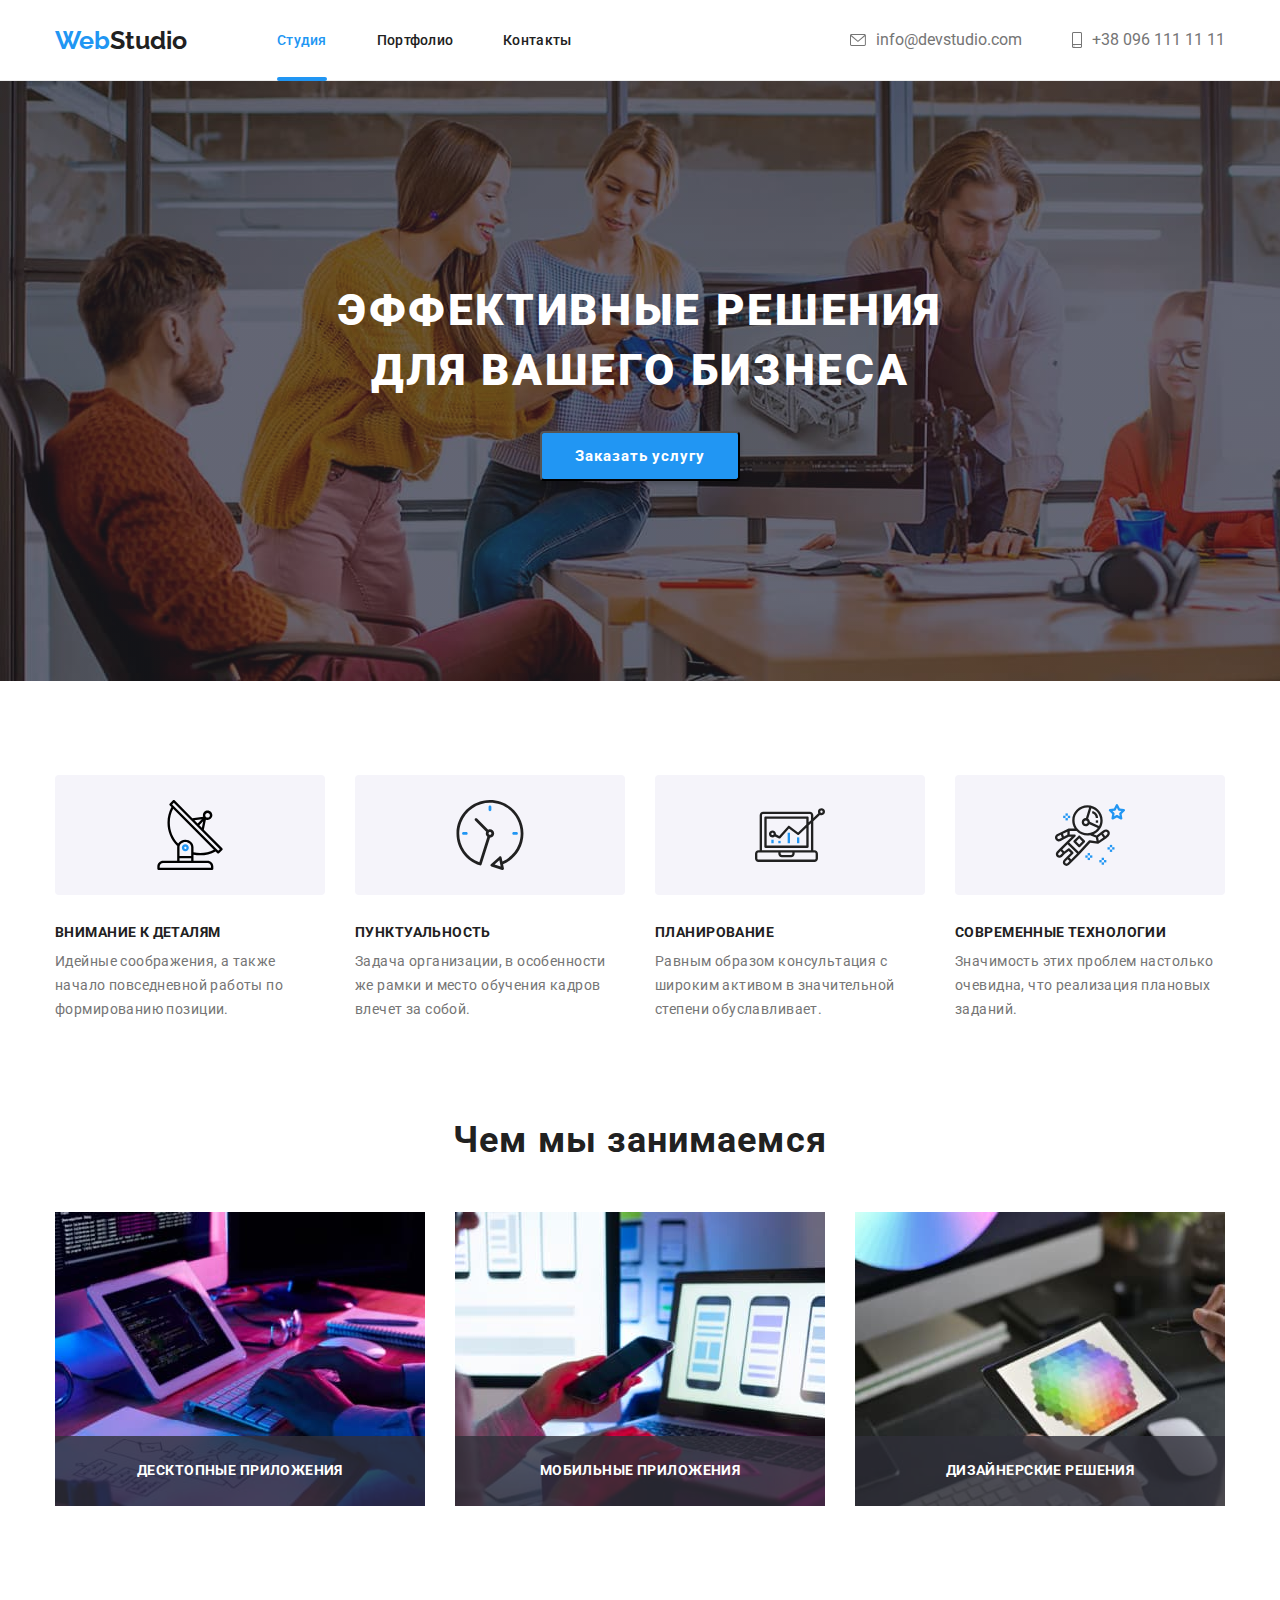
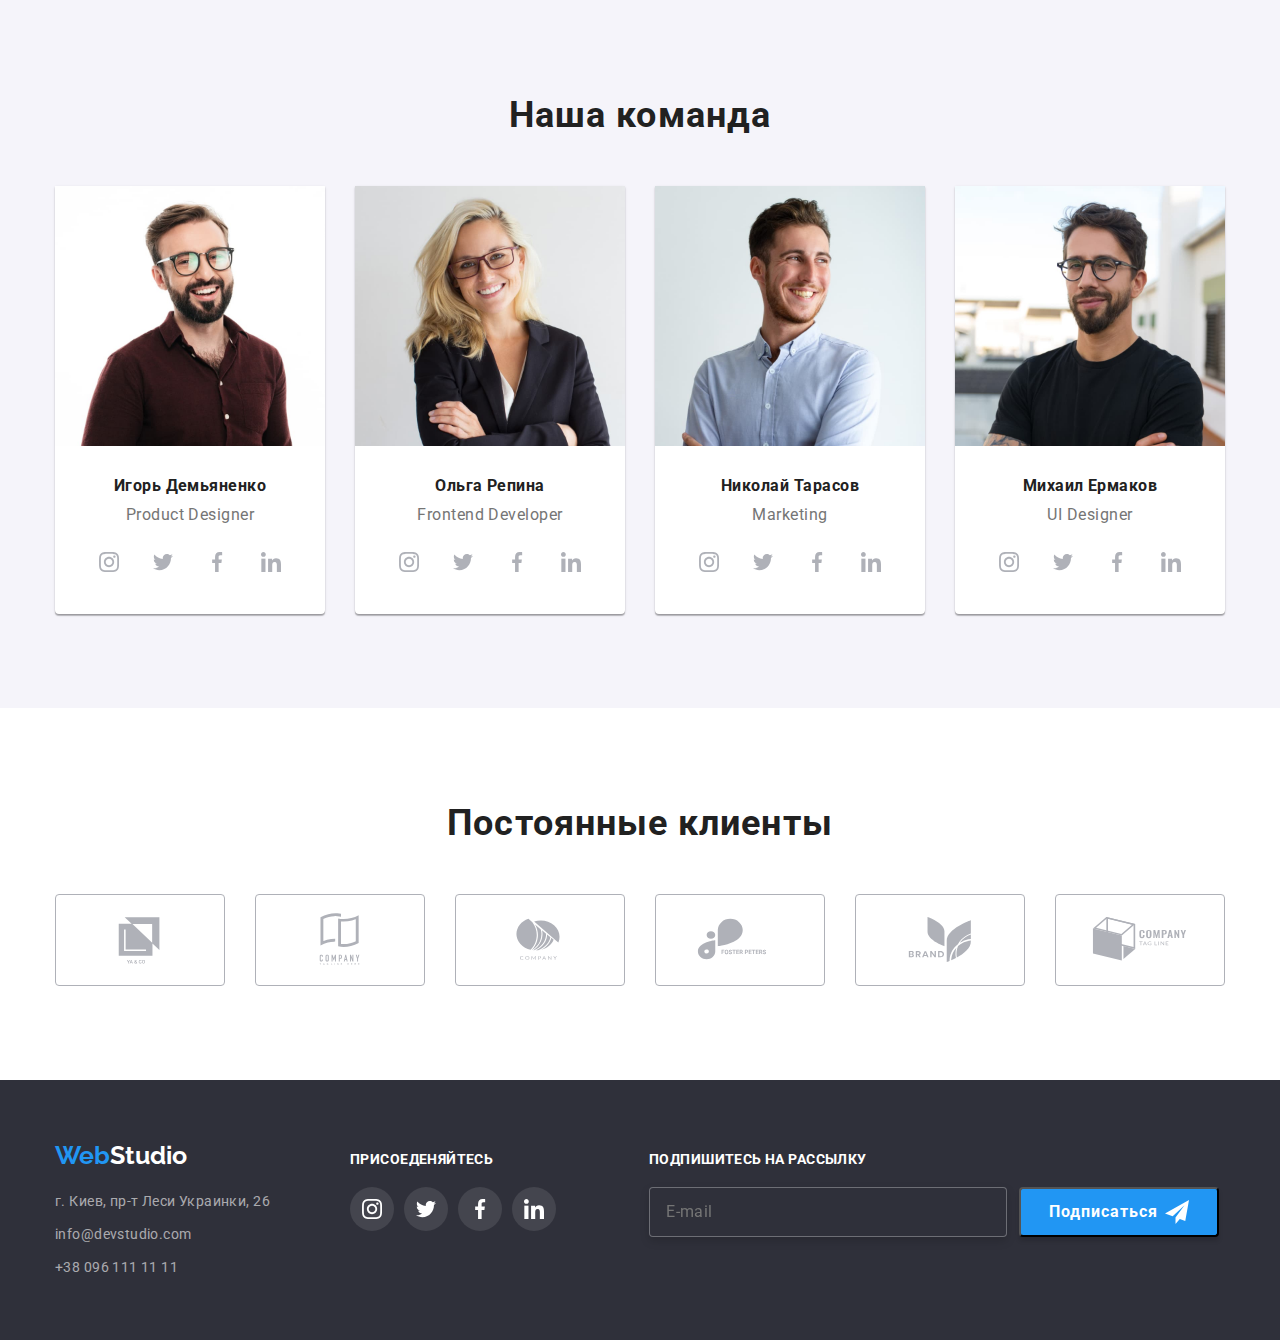
<file: index.html>
<!DOCTYPE html>
<html lang="ru">
  <head>
    <meta charset="UTF-8" />
    <meta http-equiv="X-UA-Compatible" content="IE=edge" />
    <meta name="viewport" content="width=device-width, initial-scale=1.0" />
    <title>Document</title>
    <link rel="stylesheet" href="./css/main.min.css" />
    <!-- <link rel="stylesheet" href="./CSS/styles.css" /> -->
    <link rel="preconnect" href="https://fonts.googleapis.com" />
    <link rel="preconnect" href="https://fonts.gstatic.com" crossorigin />
    <link
      href="https://fonts.googleapis.com/css2?family=Raleway:wght@700&family=Roboto:wght@400;500;700;900&display=swap"
      rel="stylesheet"
    />
  </head>

  <body>
    <!-- header -->
    <header class="header">
      <div class="header-box container">
        <!-- nav -->
        <nav class="header-nav">
          <a href="./index.html" class="header-nav__logo">Web<span class="header-nav__logo--studio">Studio</span></a>

          <ul class="header-nav__list">
            <li class="header-nav__item"><a class="header-nav__link header-nav__active link" href="">Студия</a></li>
            <li class="header-nav__item">
              <a class="header-nav__link link" href="./portfolio.html">Портфолио</a>
            </li>
            <li class="header-nav__item"><a class="header-nav__link link" href="">Контакты</a></li>
          </ul>
        </nav>
        <ul class="header-contact">
          <li class="header-contact__item">
            <a class="header-contact__link link" href="mailto:info@devstudio.com"
              ><svg class="header-contact__icon--mail" width="16" height="12">
                <use href="./images/svg/icons.svg#icon-envelope"></use>
              </svg>
              info@devstudio.com</a
            >
          </li>
          <li class="header-contact__item">
            <a class="header-contact__link link" href="tel:+380961111111">
              <svg class="header-contact__icon--phone" width="10" height="16">
                <use href="./images/svg/icons.svg#icon-smartphone"></use>
              </svg>
              +38 096 111 11 11
            </a>
          </li>
        </ul>
      </div>
    </header>
    <!-- main content -->
    <main>
      <!-- hero -->
      <section class="hero">
        <div class="container">
          <h1 class="hero-titel">Эффективные решения для вашего бизнеса</h1>
          <button type="button" class="hero-button button" data-open-modal>Заказать услугу</button>
        </div>
      </section>
      <!-- feature -->
      <section class="section">
        <div class="feature container">
          <h2 class="visually-hidden">Особенности</h2>
          <ul class="feature">
            <li class="feature-item">
              <div class="feature-img">
                <svg class="feature-img__icon" width="70" height="70">
                  <use href="./images/svg/icons.svg#icon-antenna-1"></use>
                </svg>
              </div>
              <h3 class="feature-title">Внимание к деталям</h3>
              <p class="feature-paragraph">
                Идейные соображения, а также начало повседневной работы по формированию позиции.
              </p>
            </li>
            <li class="feature-item">
              <div class="feature-img">
                <svg class="feature-img__icon" width="70" height="70">
                  <use href="./images/svg/icons.svg#icon-clock-1"></use>
                </svg>
              </div>
              <h3 class="feature-title">Пунктуальность</h3>
              <p class="feature-paragraph">
                Задача организации, в особенности же рамки и место обучения кадров влечет за собой.
              </p>
            </li>
            <li class="feature-item">
              <div class="feature-img">
                <svg class="feature-img__icon" width="70" height="70">
                  <use href="./images/svg/icons.svg#icon-diagram-1"></use>
                </svg>
              </div>
              <h3 class="feature-title">Планирование</h3>  
              <p class="feature-paragraph">
                Равным образом консультация с широким активом в значительной степени обуславливает.
              </p>
            </li>
            <li class="feature-item">
              <div class="feature-img">
                <svg class="feature-img__icon" width="70" height="70">
                  <use href="./images/svg/icons.svg#icon-astronaut-1"></use>
                </svg>
              </div>
              <h3 class="feature-title">Современные технологии</h3>
              <p class="feature-paragraph">
                Значимость этих проблем настолько очевидна, что реализация плановых заданий.
              </p>
            </li>
          </ul>
        </div>
      </section>
      <!-- what are we doing -->
      <section class="section no-padding">
        <div class="work container">
          <h2 class="work-title">Чем мы занимаемся</h2>
          <ul class="work-list">
            <li class="work-list__item">
              <div class="work-list__item--image">
                <img src="./images/img1.jpeg" width="370" alt="десктоп" />
                <div class="work-list__item--text"><p>Десктопные приложения</p></div>
              </div>
            </li>
            <li class="work-list__item">
              <div class="work-list__item--image">
                <img src="./images/img2.jpeg" width="370" alt="мобильный" />
                <div class="work-list__item--text"><p>Мобильные приложения</p></div>
              </div>
            </li>
            <li class="work-list__item">
              <div class="work-list__item--image">
                <img src="./images/img3.jpeg" width="370" alt="дизайн" />
                <div class="work-list__item--text"><p>Дизайнерские решения</p></div>
              </div>
            </li>
          </ul>
        </div>
      </section>
      <!-- team -->
      <section class="team section">
        <div class="container">
          <h2 class="team-title">Наша команда</h2>
          <ul class="team__list">
            <li class="team__list-item">
              <img src="./images/img4.jpeg" width="270" height="260" alt="Product Designer" />
              <h3 class="team__list-title">Игорь Демьяненко</h3>
              <p class="team__list-paragraph">Product Designer</p>
              <ul class="team-social">
                <li>
                  <a class="link team-social__icon" href="">
                    <svg width="20" height="20">
                      <use href="./images/svg/icons.svg#icon-instagram-2"></use>
                    </svg>
                  </a>
                </li>
                <li>
                  <a class="link team-social__icon" href="">
                    <svg width="20" height="20">
                      <use href="./images/svg/icons.svg#icon-twitter-1"></use>
                    </svg>
                  </a>
                </li>
                <li>
                  <a class="link team-social__icon" href="">
                    <svg width="20" height="20">
                      <use href="./images/svg/icons.svg#icon-facebook-1"></use>
                    </svg>
                  </a>
                </li>
                <li>
                  <a class="link team-social__icon" href="">
                    <svg width="20" height="20">
                      <use href="./images/svg/icons.svg#icon-linkedin-1"></use>
                    </svg>
                  </a>
                </li>
              </ul>
            </li>
            <li class="team__list-item">
              <img src="./images/img5.jpeg" width="270" height="260" alt="Frontend Developer" />
              <h3 class="team__list-title">Ольга Репина</h3>
              <p class="team__list-paragraph">Frontend Developer</p>
              <ul class="team-social">
                <li>
                  <a class="link team-social__icon" href="">
                    <svg width="20" height="20">
                      <use href="./images/svg/icons.svg#icon-instagram-2"></use>
                    </svg>
                  </a>
                </li>
                <li>
                  <a class="link team-social__icon" href="">
                    <svg width="20" height="20">
                      <use href="./images/svg/icons.svg#icon-twitter-1"></use>
                    </svg>
                  </a>
                </li>
                <li>
                  <a class="link team-social__icon" href="">
                    <svg width="20" height="20">
                      <use href="./images/svg/icons.svg#icon-facebook-1"></use>
                    </svg>
                  </a>
                </li>
                <li>
                  <a class="link team-social__icon" href="">
                    <svg width="20" height="20">
                      <use href="./images/svg/icons.svg#icon-linkedin-1"></use>
                    </svg>
                  </a>
                </li>
              </ul>
            </li>
            <li class="team__list-item">
              <img src="./images/img6.jpeg" width="270" height="260" alt="Marketing" />
              <h3 class="team__list-title">Николай Тарасов</h3>
              <p class="team__list-paragraph">Marketing</p>
              <ul class="team-social">
                <li>
                  <a class="team-social__icon link" href="">
                    <svg width="20" height="20">
                      <use href="./images/svg/icons.svg#icon-instagram-2"></use>
                    </svg>
                  </a>
                </li>
                <li>
                  <a class="team-social__icon link" href="">
                    <svg width="20" height="20">
                      <use href="./images/svg/icons.svg#icon-twitter-1"></use>
                    </svg>
                  </a>
                </li>
                <li >
                  <a class="team-social__icon link" href="">
                    <svg width="20" height="20">
                      <use href="./images/svg/icons.svg#icon-facebook-1"></use>
                    </svg>
                  </a>
                </li>
                <li>
                  <a class="team-social__icon link" href="">
                    <svg width="20" height="20">
                      <use href="./images/svg/icons.svg#icon-linkedin-1"></use>
                    </svg>
                  </a>
                </li>
              </ul>
            </li>
            <li class="team__list-item">
              <img src="./images/img7.jpeg" width="270" height="260" alt="UI Designer" />
              <h3 class="team__list-title">Михаил Ермаков</h3>
              <p class="team__list-paragraph">UI Designer</p>
              <ul class="team-social">
                <li>
                  <a class="link team-social__icon" href="">
                    <svg width="20" height="20">
                      <use href="./images/svg/icons.svg#icon-instagram-2"></use>
                    </svg>
                  </a>
                </li>
                <li>
                  <a class="link team-social__icon" href="">
                    <svg width="20" height="20">
                      <use href="./images/svg/icons.svg#icon-twitter-1"></use>
                    </svg>
                  </a>
                </li>
                <li>
                  <a class="link team-social__icon" href="">
                    <svg width="20" height="20">
                      <use href="./images/svg/icons.svg#icon-facebook-1"></use>
                    </svg>
                  </a>
                </li>
                <li>
                  <a class="link team-social__icon" href="">
                    <svg width="20" height="20">
                      <use href="./images/svg/icons.svg#icon-linkedin-1"></use>
                    </svg>
                  </a>
                </li>
              </ul>
            </li>
          </ul>
        </div>
      </section>
      <!-- clients -->
      <section class="clients section">
        <div class="clients-box container">
          <h2 class="clients-box__title">Постоянные клиенты</h2>
          <ul class="clients-list">
            <li>
              <a class="link clients-list__link" href="">
                <svg width="106" height="60">
                  <use href="./images/svg/icons.svg#icon-yaco"></use>
                </svg>
              </a>
            </li>
            <li>
              <a class="link clients-list__link" href="">
                <svg width="106" height="60">
                  <use href="./images/svg/icons.svg#icon-company"></use>
                </svg>
              </a>
            </li>
            <li>
              <a class="link clients-list__link" href="">
                <svg width="106" height="60">
                  <use href="./images/svg/icons.svg#icon-logo"></use>
                </svg>
              </a>
            </li>
            <li>
              <a class="link clients-list__link" href="">
                <svg width="106" height="60">
                  <use href="./images/svg/icons.svg#icon-foster"></use>
                </svg>
              </a>
            </li>
            <li>
              <a class="link clients-list__link" href="">
                <svg width="106" height="60">
                  <use href="./images/svg/icons.svg#icon-brand"></use>
                </svg>
              </a>
            </li>
            <li>
              <a class="link clients-list__link" href="">
                <svg width="106" height="60">
                  <use href="./images/svg/icons.svg#icon-tag-line"></use>
                </svg>
              </a>
            </li>
          </ul>
        </div>
      </section>
    </main>
    <!-- footer -->
    <footer class="footer">
      <section class="footer-address container">
        <div>
          <a href="./index.html" class="footer-address__logo">Web<span class="footer-address__logo--studio">Studio</span></a>
          <address>
            <ul>
              <li class="footer-address__item">
                <a class="footer-address__item--link" href="https://goo.gl/maps/UodMiLkkmao1nxag8">
                  г. Киев, пр-т Леси Украинки, 26
                </a>
              </li>
              <li class="footer-address__item">
                <a class="footer-address__item--link" href="mailto:info@devstudio.com">info@devstudio.com</a>
              </li>
              <li class="footer-address__item">
                <a class="footer-address__item--link" href="tel:+380961111111">+38 096 111 11 11</a>
              </li>
            </ul>
          </address>
        </div>
        <!-- footer social -->
        <div class="footer-social">
          <h2 class="social-title">Присоеденяйтесь</h2>
          <ul class="footer-social__list">
            <li>
              <a class="link footer-social__list--link" href="">
                <svg width="20" height="20">
                  <use href="./images/svg/icons.svg#icon-instagram-2"></use>
                </svg>
              </a>
            </li>
            <li>
              <a class="link footer-social__list--link" href="">
                <svg  width="20" height="20">
                  <use href="./images/svg/icons.svg#icon-twitter-1"></use>
                </svg>
              </a>
            </li>
            <li>
              <a class="link footer-social__list--link" href="">
                <svg  width="20" height="20">
                  <use href="./images/svg/icons.svg#icon-facebook-1"></use>
                </svg>
              </a>
            </li>
            <li>
              <a class="link footer-social__list--link" href="">
                <svg  width="20" height="20">
                  <use href="./images/svg/icons.svg#icon-linkedin-1"></use>
                </svg>
              </a>
            </li>
          </ul>
        </div>
        <!-- footer-form -->
        <div  class="footer-form">
          <h2 class="footer-form__title">Подпишитесь на рассылку</h2>
          <form  class="footer-form__list">
              <input class="footer-form__input" type="email" name="mail" placeholder="E-mail" />
            <button  class="footer-form__button button" type="submit">Подписаться 
              <svg class="icon-btn" width="24" height="24">
                <use href="./images/svg/icons.svg#icon-icon-send"></use>
              </svg>
            </button>
          </form>
        </div>
      </section>
    </footer>
    <!-- modal -->
      <div class="backdrop is-hidden " data-backdrop>
        <div class="modal">
          <button class="modal-button" data-close-modal>
            <svg class="modal-button__icon" width="18" height="18">
              <use href="./images/svg/icons.svg#icon-close-black"></use>
            </svg>
          </button>
          <form action="#" class="modal-form js-speaker-form">

            <p class="modal-form__title">Оставьте свои данные, мы вам перезвоним</p>

            <div class="modal-form__field">
                <label for="user-name" class="modal-form__field--label">Имя</label>
                <input class="modal-form__field--input" type="text"  id="user-name" name="user-name" required autofocus>
                <svg class="modal-form__field--icon" width="18" height="18">
                    <use href="./images/svg/icons.svg#icon-person-black"></use>
                </svg>
            </div>

            <div class="modal-form__field">
                <label for="user-tel" class="modal-form__field--label">Телефон</label>
                <input class="modal-form__field--input" type="tel"  id="user-tel" name="user-tel" required>
                <svg class="modal-form__field--icon" width="18" height="18">
                    <use href="./images/svg/icons.svg#icon-phone-black"></use>
                </svg>
            </div>

            <div class="modal-form__field">
                <label for="user-mail" class="modal-form__field--label">Почта</label>
                <input class="modal-form__field--input" type="email" name="user-mail" id="user-mail">
                <svg class="modal-form__field--icon" width="18" height="18">
                    <use href="./images/svg/icons.svg#icon-email-black"></use>
                </svg>
            </div>

            <div>
              <label for="comments" class="modal-form__field--label">Комментарий</label>
              <textarea name="comments" id="comments" placeholder="Введите текст" class="modal-textarea"></textarea>
            </div>

            <div class="modal-checkbox">
                <label class="modal-checkbox__label" for="checkbox">
                <input class="modal-checkbox__input visually-hidden" type="checkbox" name="checkbox" id="checkbox">
                <span class="modal-checkbox__icon"></span>
                <span  class="modal-checkbox__text">Соглашаюсь с рассылкой и принимаю</span>
                <a class="modal-checkbox__link" href="">Условия договора</a>
              </label>
            </div>

            <button type="submit" class="form-button button" >Отправить</button>

          </form>
        </div>
      </div>
    <script src="./js/modal.js"></script>
  </body>
</html>
</file>
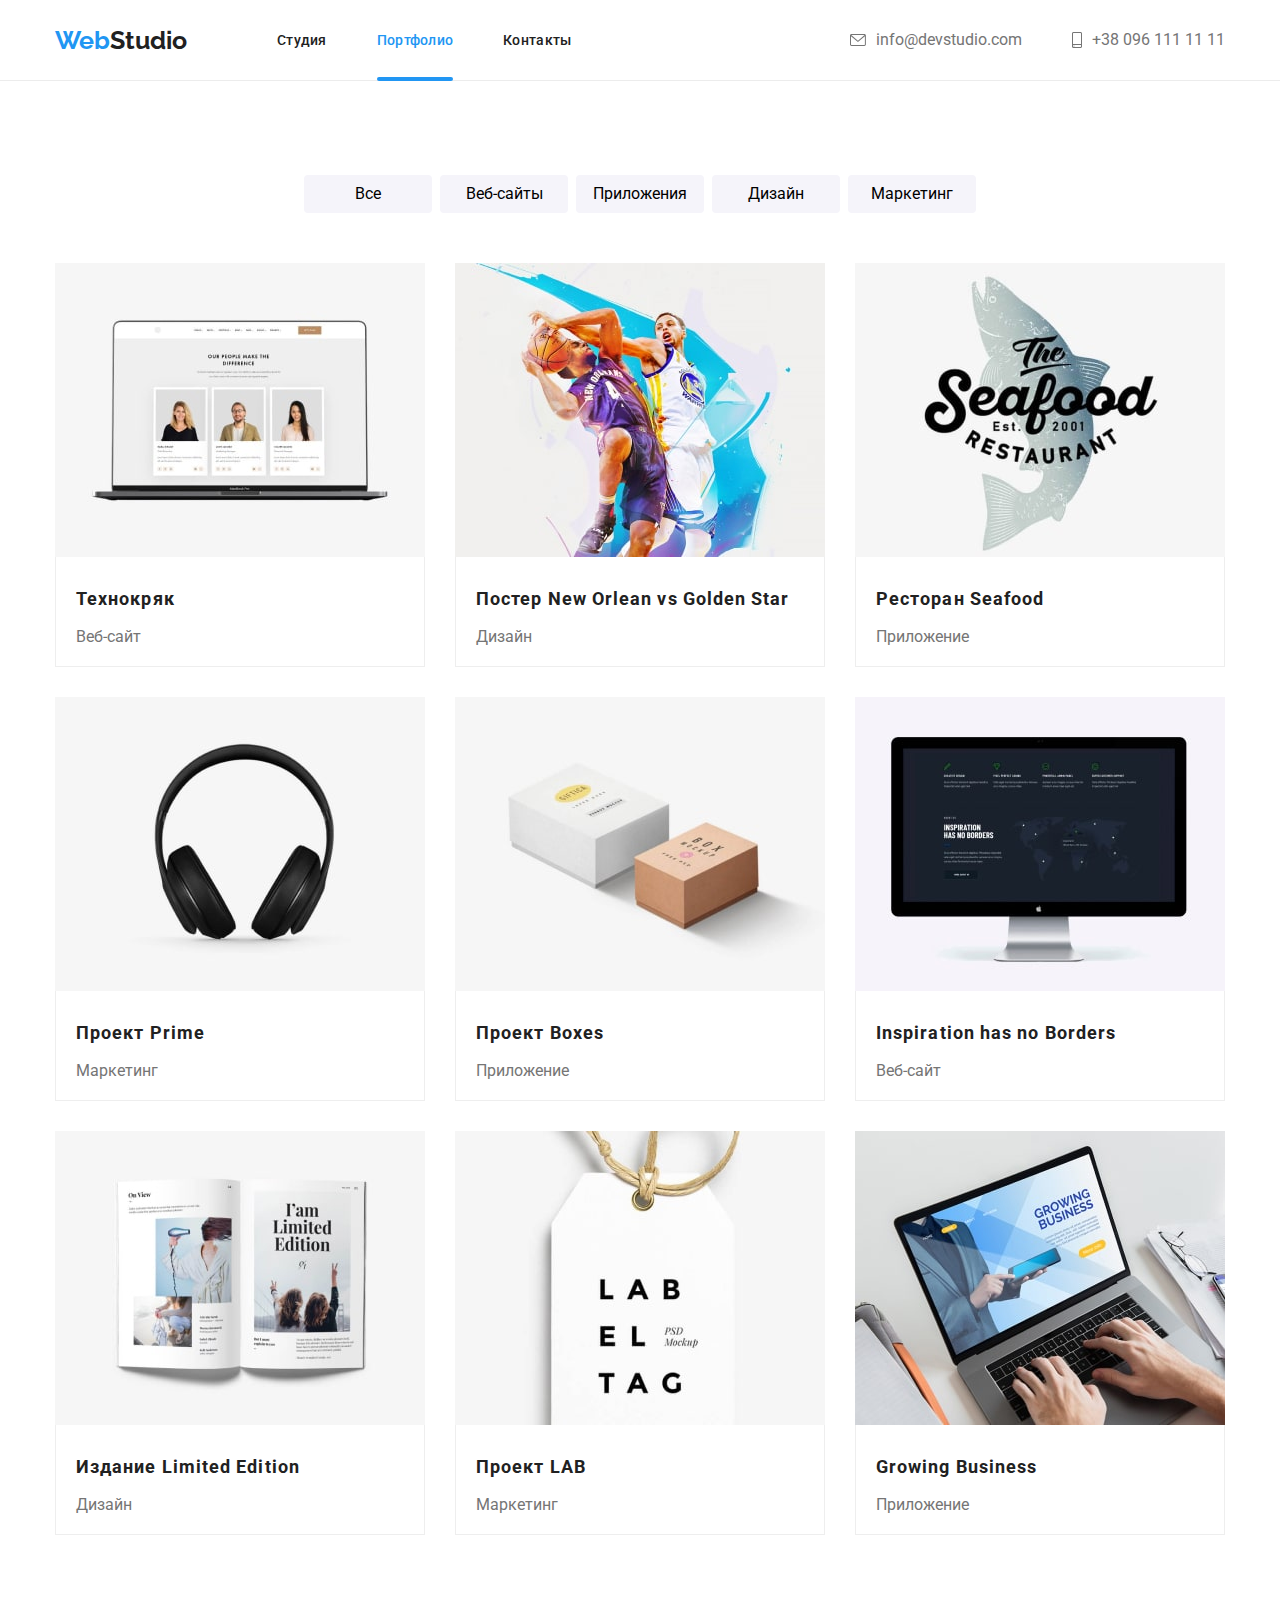
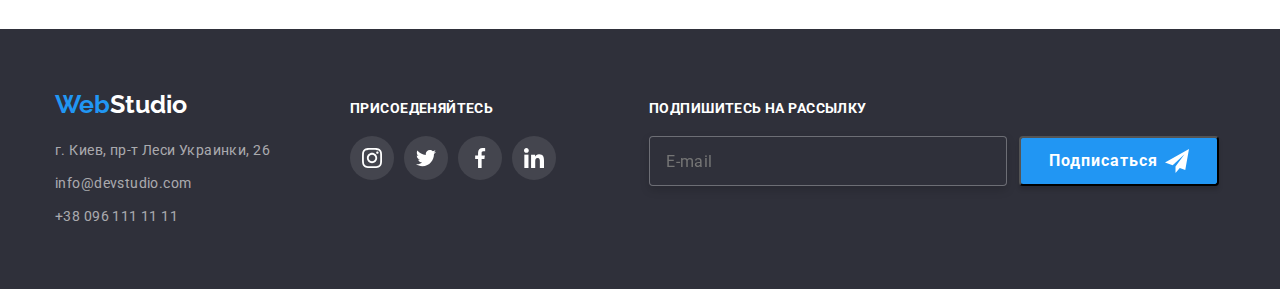
<file: portfolio.html>
<!DOCTYPE html>
<html lang="ru">
  <head>
    <meta charset="UTF-8" />
    <meta http-equiv="X-UA-Compatible" content="IE=edge" />
    <meta name="viewport" content="width=device-width, initial-scale=1.0" />
    <title>Document</title>
    <link rel="stylesheet" href="./css/main.min.css" />
    <!-- <link rel="stylesheet" href="./CSS/styles.css" /> -->
    <link rel="preconnect" href="https://fonts.googleapis.com" />
    <link rel="preconnect" href="https://fonts.gstatic.com" crossorigin />
    <link
      href="https://fonts.googleapis.com/css2?family=Raleway:wght@700&family=Roboto:wght@400;500;700;900&display=swap"
      rel="stylesheet"
    />
  </head>

  <body>
    <!-- header -->
    <header class="header">
      <div class="header-box container">
        <!-- nav -->
        <nav class="header-nav">
          <a href="./index.html" class="header-nav__logo">Web<span class="header-nav__logo--studio">Studio</span></a>

          <ul class="header-nav__list">
            <li class="header-nav__item"><a class="header-nav__link link" href="./index.html">Студия</a></li>
            <li class="header-nav__item">
              <a class="header-nav__link link header-nav__active" >Портфолио</a>
            </li>
            <li class="header-nav__item"><a class="header-nav__link link" href="">Контакты</a></li>
          </ul>
        </nav>
        <ul class="header-contact">
          <li class="header-contact__item">
            <a class="header-contact__link link" href="mailto:info@devstudio.com"
              ><svg class="header-contact__icon--mail" width="16" height="12">
                <use href="./images/svg/icons.svg#icon-envelope"></use>
              </svg>
              info@devstudio.com</a
            >
          </li>
          <li class="header-contact__item">
            <a class="header-contact__link link" href="tel:+380961111111">
              <svg class="header-contact__icon--phone" width="10" height="16">
                <use href="./images/svg/icons.svg#icon-smartphone"></use>
              </svg>
              +38 096 111 11 11
            </a>
          </li>
        </ul>
      </div>
    </header>
    <!-- main -->
    <main>
      <section class="section">
        <div class="portfolio container">
          <ul class="portfolio__list">
            <li class="portfolio__list-item"><button type="button" class="portfolio__list-button button">Все</button></li>
            <li class="portfolio__list-item"><button type="button" class="portfolio__list-button button">Веб-сайты</button></li>
            <li class="portfolio__list-item"><button type="button" class="portfolio__list-button button">Приложения</button></li>
            <li class="portfolio__list-item"><button type="button" class="portfolio__list-button button">Дизайн</button></li>
            <li class="portfolio__list-item"><button type="button" class="portfolio__list-button button">Маркетинг</button></li>
          </ul>
          <h1 class="visually-hidden">Портфолио</h1>
          <ul class="portfolio-gallery__list">
            <li class="portfolio-gallery__list-item">
              <a class="card-link" href="">
                <div class="card-thumb">
                  <div class="card-img">
                    <img
                      class="img"
                      src="./images/portfolio/port1.jpeg"
                      alt="экран с нашей командой"
                      width="370"
                      height="294"
                    />
                  </div>
                  <div class="card-text">
                    <p>
                      Технокряк это современная площадка распространения коронавируса. Компании
                      используют эту платформу для цифрового шпионажа и атак на защищённые сервера
                      конкурентов.
                    </p>
                  </div>
                </div>
                <div class="card-title">
                  <h2 class="card-title__name">Технокряк</h2>
                  <p class="card-title__filter">Веб-сайт</p>
                </div>
              </a>
            </li>
            <li class="portfolio-gallery__list-item">
              <a class="card-link" href="">
                <div class="card-thumb">
                  <div class="card-img">
                    <img
                      src="./images/portfolio/port2.jpeg"
                      alt="постер НБА"
                      width="370"
                      height="294"
                    />
                  </div>
                  <div class="card-text">
                    <p>
                      Технокряк это современная площадка распространения коронавируса. Компании
                      используют эту платформу для цифрового шпионажа и атак на защищённые сервера
                      конкурентов.
                    </p>
                  </div>
                </div>
                <div class="card-title">
                  <h2 class="card-title__name">
                    Постер <span lang="en">New Orlean vs Golden Star</span>
                  </h2>
                  <p class="card-title__filter">Дизайн</p>
                </div>
              </a>
            </li>
            <li class="portfolio-gallery__list-item">
              <a class="card-link" href="">
                <div class="card-thumb">
                  <div class="card-img">
                    <img
                      src="./images/portfolio/port3.jpeg"
                      alt="логотип ресторана"
                      width="370"
                      height="294"
                    />
                  </div>
                  <div class="card-text">
                    <p>
                      Технокряк это современная площадка распространения коронавируса. Компании
                      используют эту платформу для цифрового шпионажа и атак на защищённые сервера
                      конкурентов.
                    </p>
                  </div>
                </div>
                <div class="card-title">
                  <h2 class="card-title__name">Ресторан <span lang="en">Seafood</span></h2>
                  <p class="card-title__filter">Приложение</p>
                </div>
              </a>
            </li>
            <li class="portfolio-gallery__list-item">
              <a class="card-link" href="">
                <div class="card-thumb">
                  <div class="card-img">
                    <img
                      src="./images/portfolio/port4.jpeg"
                      alt="наушники"
                      width="370"
                      height="294"
                    />
                  </div>
                  <div class="card-text">
                    <p>
                      Технокряк это современная площадка распространения коронавируса. Компании
                      используют эту платформу для цифрового шпионажа и атак на защищённые сервера
                      конкурентов.
                    </p>
                  </div>
                </div>
                <div class="card-title">
                  <h2 class="card-title__name">Проект <span lang="en">Prime</span></h2>
                  <p class="card-title__filter">Маркетинг</p>
                </div>
              </a>
            </li>
            <li class="portfolio-gallery__list-item">
              <a class="card-link" href="">
                <div class="card-thumb">
                  <div class="card-img">
                    <img
                      src="./images/portfolio/port5.jpeg"
                      alt="две коробки"
                      width="370"
                      height="294"
                    />
                  </div>
                  <div class="card-text">
                    <p>
                      Технокряк это современная площадка распространения коронавируса. Компании
                      используют эту платформу для цифрового шпионажа и атак на защищённые сервера
                      конкурентов.
                    </p>
                  </div>
                </div>
                <div class="card-title">
                  <h2 class="card-title__name">Проект <span lang="en">Boxes</span></h2>
                  <p class="card-title__filter">Приложение</p>
                </div>
              </a>
            </li>
            <li class="portfolio-gallery__list-item">
              <a class="card-link" href="">
                <div class="card-thumb">
                  <div class="card-img">
                    <img
                      src="./images/portfolio/port6.jpeg"
                      alt="монитор"
                      width="370"
                      height="294"
                    />
                  </div>
                  <div class="card-text">
                    <p>
                      Технокряк это современная площадка распространения коронавируса. Компании
                      используют эту платформу для цифрового шпионажа и атак на защищённые сервера
                      конкурентов.
                    </p>
                  </div>
                </div>
                <div class="card-title">
                  <h2 class="card-title__name" lang="en">Inspiration has no Borders</h2>
                  <p class="card-title__filter">Веб-сайт</p>
                </div>
              </a>
            </li>
            <li class="portfolio-gallery__list-item">
              <a class="card-link" href="">
                <div class="card-thumb">
                  <div class="card-img">
                    <img src="./images/portfolio/port7.jpeg" alt="книга" width="370" height="294" />
                  </div>
                  <div class="card-text">
                    <p>
                      Технокряк это современная площадка распространения коронавируса. Компании
                      используют эту платформу для цифрового шпионажа и атак на защищённые сервера
                      конкурентов.
                    </p>
                  </div>
                </div>
                <div class="card-title">
                  <h2 class="card-title__name">Издание <span lang="en">Limited Edition</span></h2>
                  <p class="card-title__filter">Дизайн</p>
                </div>
              </a>
            </li>
            <li class="portfolio-gallery__list-item">
              <a class="card-link" href="">
                <div class="card-thumb">
                  <div class="card-img">
                    <img src="./images/portfolio/port8.jpeg" alt="бирка" width="370" height="294" />
                  </div>
                  <div class="card-text">
                    <p>
                      Технокряк это современная площадка распространения коронавируса. Компании
                      используют эту платформу для цифрового шпионажа и атак на защищённые сервера
                      конкурентов.
                    </p>
                  </div>
                </div>
                <div class="card-title">
                  <h2 class="card-title__name">Проект LAB</h2>
                  <p class="card-title__filter">Маркетинг</p>
                </div>
              </a>
            </li>
            <li class="portfolio-gallery__list-item">
              <a class="card-link" href="">
                <div class="card-thumb">
                  <div class="card-img">
                    <img
                      src="./images/portfolio/port9.jpeg"
                      alt="ноутбук с руками-"
                      width="370"
                      height="294"
                    />
                  </div>
                  <div class="card-text">
                    <p>
                      Технокряк это современная площадка распространения коронавируса. Компании
                      используют эту платформу для цифрового шпионажа и атак на защищённые сервера
                      конкурентов.
                    </p>
                  </div>
                </div>
                <div class="card-title">
                  <h2 class="card-title__name" lang="en">Growing Business</h2>
                  <p class="card-title__filter">Приложение</p>
                </div>
              </a>
            </li>
          </ul>
        </div>
      </section>
    </main>
    <footer class="footer">
      <section class="footer-address container">
        <div>
          <a href="./index.html" class="footer-address__logo">Web<span class="footer-address__logo--studio">Studio</span></a>
          <address>
            <ul>
              <li class="footer-address__item">
                <a class="footer-address__item--link" href="https://goo.gl/maps/UodMiLkkmao1nxag8">
                  г. Киев, пр-т Леси Украинки, 26
                </a>
              </li>
              <li class="footer-address__item">
                <a class="footer-address__item--link" href="mailto:info@devstudio.com">info@devstudio.com</a>
              </li>
              <li class="footer-address__item">
                <a class="footer-address__item--link" href="tel:+380961111111">+38 096 111 11 11</a>
              </li>
            </ul>
          </address>
        </div>
        <!-- footer social -->
        <div class="footer-social">
          <h2 class="social-title">Присоеденяйтесь</h2>
          <ul class="footer-social__list">
            <li>
              <a class="link footer-social__list--link" href="">
                <svg width="20" height="20">
                  <use href="./images/svg/icons.svg#icon-instagram-2"></use>
                </svg>
              </a>
            </li>
            <li>
              <a class="link footer-social__list--link" href="">
                <svg  width="20" height="20">
                  <use href="./images/svg/icons.svg#icon-twitter-1"></use>
                </svg>
              </a>
            </li>
            <li>
              <a class="link footer-social__list--link" href="">
                <svg  width="20" height="20">
                  <use href="./images/svg/icons.svg#icon-facebook-1"></use>
                </svg>
              </a>
            </li>
            <li>
              <a class="link footer-social__list--link" href="">
                <svg  width="20" height="20">
                  <use href="./images/svg/icons.svg#icon-linkedin-1"></use>
                </svg>
              </a>
            </li>
          </ul>
        </div>
        <!-- footer-form -->
        <div  class="footer-form">
          <h2 class="footer-form__title">Подпишитесь на рассылку</h2>
          <form  class="footer-form__list">
              <input class="footer-form__input" type="email" name="mail" placeholder="E-mail" />
            <button  class="footer-form__button button" type="submit">Подписаться 
              <svg class="icon-btn" width="24" height="24">
                <use href="./images/svg/icons.svg#icon-icon-send"></use>
              </svg>
            </button>
          </form>
        </div>
      </section>
    </footer>
    <script src="./js/modal.js"></script>
  </body>
</html>
</file>
<file: CSS/styles.css>
:root {
  --primary-text-color: #212121;
  --title-text-color: #757575;
  --accent-color: #2196f3;
  --primary-color-white: #ffffff;
  --background-gray: #2f303a;
}

body {
  font-family: 'roboto', sans-serif;
  position: relative;
  max-width: 1600px;
  margin: 0 auto;
  color: var(--primary-text-color);
}

p,
h1,
h2,
h3,
h4,
h5,
h6 {
  margin: 0;
  padding: 0;
}

ul {
  list-style: none;
  padding: 0;
  margin: 0;
}
a {
  text-decoration: none;
}
img {
  display: block;
  max-width: 100%;
  height: auto;
}
label {
  cursor: pointer;
  transition-duration: 250ms;
  transition-timing-function: cubic-bezier(0.4, 0, 0.2, 1);
}
.link {
  transition-duration: 250ms;
  transition-timing-function: cubic-bezier(0.4, 0, 0.2, 1);
}
.button {
  cursor: pointer;
  transition-duration: 250ms;
  transition-timing-function: cubic-bezier(0.4, 0, 0.2, 1);
}
/* -----------------------------all-section---------------------------------- */
.section {
  padding-top: 94px;
  padding-bottom: 94px;
}

.section.no-padding {
  padding-top: 0;
  padding-bottom: 0;
}
.section-title {
  margin-top: 0;
  margin-bottom: 50px;
}
.container {
  width: 1200px;
  padding-left: 15px;
  padding-right: 15px;
  margin-left: auto;
  margin-right: auto;
}
.visually-hidden {
  position: absolute;
  width: 1px;
  height: 1px;
  margin: -1px;
  border: 0;
  padding: 0;

  white-space: nowrap;
  clip-path: inset(100%);
  clip: rect(0 0 0 0);
  overflow: hidden;
}

/* ---------------------------header-nav----------------------- */
.header {
  border-bottom: 1px solid #ececec;
  max-width: 1600px;
}

.header-nav {
  display: flex;
  align-items: center;
  height: 80px;
}

.header-nav__list {
  display: flex;
  margin-left: 90px;
}
.header-nav__item:nth-child(-n + 2) {
  margin-right: 50px;
}
.header-nav__item {
  display: flex;
}

.header-nav__logo {
  display: block;
  padding-top: 32px;
  padding-bottom: 32px;

  font-family: Raleway;
  font-weight: bold;
  font-size: 25px;
  line-height: 1.2;
  color: var(--accent-color);
}
.header-nav__logo--studio {
  color: var(--primary-text-color);
}
.header-nav__link {
  font-weight: 500;
  font-size: 14px;
  line-height: 16px;
  letter-spacing: 0.02em;
  display: block;
  padding-top: 32px;
  padding-bottom: 32px;
}
.header-nav__link {
  color: var(--primary-text-color);
}
.header-contact__icon--phone {
  margin-right: 10px;
  fill: currentColor;
}
.header-contact__icon--mail {
  content: '';
  margin-right: 10px;
  fill: currentColor;
}
.header-nav__active {
  color: var(--accent-color);
}
.header-nav__list .link:hover,
.header-nav__list .link:focus {
  color: var(--accent-color);
}
.header-nav__active {
  position: relative;
}
.header-nav__active::after {
  content: '';
  display: block;
  position: absolute;
  height: 4px;
  width: 100%;
  left: 0;
  bottom: -1px;

  background: #2196f3;
  border-radius: 2px;
}
/* ------------------------header contact---------------- */
.header-contact {
  display: flex;
  margin-left: auto;
  align-items: center;
}

.header-contact__link {
  display: flex;
  align-items: center;
  padding-top: 32px;
  padding-bottom: 32px;
}
.header-contact__item:nth-child(-n + 2) {
  margin-left: 50px;
}

.header-contact__link:hover,
.header-contact__link:focus {
  color: var(--accent-color);
}
.header-contact__link {
  color: var(--title-text-color);
}
.header-box {
  display: flex;
  align-items: center;
  justify-self: start;
  margin: auto;
  height: 80px;
  padding-left: 15px;
  padding-right: 15px;
}
/* ---------------------------hero------------------------ */

.hero {
  background-image: linear-gradient(rgba(47, 48, 58, 0.4), rgba(47, 48, 58, 0.4)),
    url(../images/Hero.jpeg);
  background-size: cover;
  background-repeat: no-repeat;
  display: block;
  max-width: 1600px;
  padding: 200px 0;
  text-align: center;
  background-color: var(--background-gray);
}

.hero-titel {
  width: 696px;
  height: 120px;
  font-family: Roboto;
  font-weight: 900;
  font-size: 44px;
  line-height: 1.36;
  letter-spacing: 0.06em;
  text-transform: uppercase;
  margin: 0 auto;
  margin-bottom: 30px;
  color: var(--primary-color-white);
}
.hero-button {
  display: inline-block;
  padding: 10px, 32px;
  cursor: pointer;

  margin: 0 auto;
  width: 200px;
  height: 50px;
  left: 700px;
  top: 430px;
  font-weight: bold;
  font-size: 15px;
  line-height: 2;
  letter-spacing: 0.06em;
  color: var(--primary-color-white);
  text-align: center;
  background: var(--accent-color);
  box-shadow: 0px 4px 4px rgba(0, 0, 0, 0.15);
  border-radius: 4px;
}

/* ------------------------------feature------------------------------ */
.feature {
  display: flex;
}
.feature-item:nth-child(-n + 3) {
  margin-right: 30px;
}
.feature-img {
  display: flex;
  justify-content: center;
  align-items: center;
  height: 120px;
  margin-bottom: 30px;
  background: #f5f4fa;
  border-radius: 4px;
}
.feature-img__icon {
  display: flex;
}

.feature-title {
  font-weight: bold;
  font-size: 14px;
  line-height: 1.1;
  letter-spacing: 0.03em;
  text-transform: uppercase;
  margin-top: 0;
  margin-bottom: 10px;
}
.feature-paragraph {
  width: 270px;
  height: 75px;

  font-size: 14px;
  line-height: 1.71;
  letter-spacing: 0.03em;

  color: var(--title-text-color);
}
/*------------------------what are we doing-----------------------------*/
.work-box {
  display: flex;
  margin: 0;
  padding-bottom: 94px;
}
.work-box__item:nth-child(-n + 2) {
  margin-right: 30px;
}
.work-box__item--image {
  position: relative;
}
.work-box__item--text {
  position: absolute;
  display: flex;
  justify-content: center;
  align-items: center;
  height: 70px;
  width: 100%;
  bottom: 0;
  left: 0;
  font-weight: bold;
  font-size: 14px;
  line-height: 1.14;
  letter-spacing: 0.03em;
  text-transform: uppercase;

  color: #ffffff;
  background: rgba(47, 48, 58, 0.8);
}
.work-title {
  margin-bottom: 50px;
  font-weight: bold;
  font-size: 36px;
  line-height: 1.17;
  text-align: center;
  letter-spacing: 0.03em;
}
/* ------------------------------team-----------------------------------*/
.team {
  background-color: #f5f4fa;
}

.team-box {
  display: flex;
  margin-bottom: 0;
}
.team-cards:nth-child(-n + 3) {
  margin-right: 30px;
}

.team-cards {
  background: var(--primary-color-white);

  box-shadow: 0px 1px 3px rgba(0, 0, 0, 0.12), 0px 1px 1px rgba(0, 0, 0, 0.14),
    0px 2px 1px rgba(0, 0, 0, 0.2);
  border-radius: 0px 0px 4px 4px;
}

.team-title {
  margin-bottom: 50px;
  font-weight: bold;
  font-size: 36px;
  line-height: 1.17;
  text-align: center;
  letter-spacing: 0.03em;
}
.team-cards__title {
  font-size: 16px;
  line-height: 1.2;
  text-align: center;
  letter-spacing: 0.03em;
  margin-top: 30px;
  margin-bottom: 10px;
}
.team-cards__paragraph {
  font-size: 16px;
  line-height: 1.2;
  letter-spacing: 0.03em;
  color: var(--title-text-color);
  padding-bottom: 16px;
  text-align: center;
}
.team-social {
  display: flex;
  justify-content: space-between;
  align-items: center;
  max-width: 206px;
  height: auto;
  margin-left: 32px;
  margin-right: 32px;
  margin-bottom: 30px;
}
.team-social__icon {
  display: flex;
  justify-content: center;
  align-items: center;
  padding: 0;
  border-color: none;
  width: 44px;
  height: 44px;
  border-radius: 50%;
  fill: #afb1b8;
}

.team-social__icon:hover,
.team-social__icon:focus {
  background-color: var(--accent-color);
  fill: var(--primary-color-white);
}

/* -----------------------------clients---------------------------------- */
.clients-box__title {
  font-weight: bold;
  font-size: 36px;
  line-height: 42px;
  text-align: center;
  letter-spacing: 0.03em;
  color: var(--primary-text-color);
  margin-bottom: 50px;
}

.clients-list {
  display: flex;
  justify-content: space-between;
}

.clients-list__link {
  cursor: pointer;
  display: flex;
  justify-content: center;
  align-items: center;
  width: 170px;
  height: 92px;
  fill: #afb1b8;
  border: 1px solid #afb1b8;
  border-radius: 4px;
}
.clients-list__link:hover,
.clients-list__link:focus {
  fill: var(--accent-color);
  border-color: var(--accent-color);
}

/* -----------------------------footer----------------------------------- */
address {
  font-style: normal;
}
.address-list {
  margin-top: 0;
}
.footer-address {
  display: flex;
  align-items: baseline;
}
.footer-social {
  margin-left: 80px;
}
.footer-form {
  margin-left: 93px;
}
.social-title {
  font-weight: bold;
  font-size: 14px;
  line-height: 16px;
  letter-spacing: 0.03em;
  text-transform: uppercase;
  color: var(--primary-color-white);
  margin-bottom: 20px;
}
.footer-address__logo {
  display: block;
  font-family: Raleway;
  font-weight: bold;
  font-size: 25px;
  line-height: 1.2;
  color: var(--accent-color);
  padding: 0;
  margin-bottom: 20px;
}
.footer-address__logo--studio {
  color: var(--primary-color-white);
}
.footer {
  max-width: 1600px;
  background: var(--background-gray);
  padding-top: 60px;
  padding-bottom: 60px;
}
.footer-address__item {
  font-size: 14px;
  line-height: 1.71;
  letter-spacing: 0.03em;
}

.footer-address__item:nth-child(-n + 2) {
  margin-bottom: 9px;
}
.footer-address__item--link {
  color: rgba(255, 255, 255, 0.6);
}

.footer-address__item--link:hover,
.footer-address__item--link:focus {
  color: var(--accent-color);
}
/* ------------------------------footer-social---------------------------- */
.footer-social__list {
  display: flex;
  justify-content: space-between;
  align-items: center;
  width: 206px;
  height: auto;
}
.footer-social__list--link {
  display: flex;
  justify-content: center;
  align-items: center;
  padding: 0;
  border-color: none;
  width: 44px;
  height: 44px;
  border-radius: 50%;
  background-color: #44454e;
  fill: var(--primary-color-white);
}

.footer-social__list--link:hover,
.footer-social__list--link:focus {
  background-color: var(--accent-color);
}
/* -----------------------------footer form------------------------------ */
.footer-form__list {
  display: flex;
}
.footer-form__title {
  font-weight: bold;
  font-size: 14px;
  line-height: 16px;
  letter-spacing: 0.03em;
  text-transform: uppercase;
  margin-bottom: 20px;
  color: var(--primary-color-white);
}

.footer-form__input {
  width: 358px;
  height: 50px;
  outline: 1px;
  border: 1px solid rgba(255, 255, 255, 0.3);
  box-sizing: border-box;
  filter: drop-shadow(0px 4px 4px rgba(0, 0, 0, 0.15));
  cursor: pointer;
  border-radius: 4px;
  background: #2f303a;
  padding-left: 16px;
  font-size: 16px;
  line-height: 1.25;
  align-items: center;
  letter-spacing: 0.03em;
  transition-duration: 250ms;
  transition-timing-function: cubic-bezier(0.4, 0, 0.2, 1);

  color: rgba(255, 255, 255, 0.6);
}
.footer-form__button {
  display: flex;
  justify-content: space-between;
  align-items: center;
  padding-left: 28px;
  padding-right: 28px;
  width: 200px;
  height: 50px;
  margin-left: 12px;
  background: #2196f3;
  box-shadow: 0px 4px 4px rgba(0, 0, 0, 0.15);
  border-radius: 4px;
  font-weight: bold;
  font-size: 16px;
  line-height: 1.87;
  letter-spacing: 0.06em;
  transition-duration: 250ms;
  transition-timing-function: cubic-bezier(0.4, 0, 0.2, 1);

  color: var(--primary-color-white);
}

/* ------------------------------portfolio-------------------------------- */

.portfolio-filter__item:nth-child(-n + 4) {
  margin-right: 8px;
}
.portfolio-filter {
  display: flex;
  justify-content: center;
  margin-top: 0;
  margin-bottom: 50px;
}
.portfolio-gallery {
  display: flex;
  flex-wrap: wrap;
  margin-top: 0;
}
.card-link {
  display: block;
}
.card-link:hover,
.card-link:focus {
  box-shadow: 0px 1px 1px rgba(0, 0, 0, 0.12), 0px 4px 4px rgba(0, 0, 0, 0.06),
    1px 4px 6px rgba(0, 0, 0, 0.16);
}

.card-title {
  height: 110px;
  background: var(--primary-color-white);
  border: 1px solid #eeeeee;
  box-sizing: border-box;
  border-top: 0;
  padding: 24px 20px;
}
.img {
  height: 294px;
}
.card {
  width: 370px;
  height: 404px;
  margin-right: 30px;
  margin-bottom: 30px;
  box-sizing: border-box;
  background: var(--primary-color-white);
}
.card:nth-child(3n) {
  margin-right: 0;
}
.card:nth-last-child(-n + 3) {
  margin-bottom: 0;
}
.card-thumb {
  position: relative;
  overflow: hidden;
}

.card-text {
  position: absolute;
  font-size: 18px;
  line-height: 1.56;
  left: 0;
  bottom: 0;
  width: 100%;
  padding: 63px 24px;
  letter-spacing: 0.03em;
  background: rgba(33, 150, 243, 0.9);
  color: var(--primary-color-white);
  transform: translateY(100%);
  transition-duration: 250ms;
  transition-timing-function: cubic-bezier(0.4, 0, 0.2, 1);
}

.card-link:hover .card-text {
  transform: translateY(0);
}
.card-title__name {
  font-weight: bold;
  font-size: 18px;
  line-height: 2;
  color: var(--primary-text-color);
  margin-top: 0;
  margin-bottom: 5px;
  letter-spacing: 0.06em;
}
.card-title__filter {
  font-size: 16px;
  line-height: 1.87;
  color: var(--title-text-color);
}

.portfolio-filter__button {
  border: 0;
  min-width: 128px;
  height: 38px;
  font-style: inherit;
  background: #f5f4fa;
  cursor: pointer;
  border-radius: 4px;
}
.portfolio-filter__button:hover,
.portfolio-filter__button:focus {
  background-color: var(--accent-color);
  color: var(--primary-color-white);
  box-shadow: 0px 3px 1px rgba(0, 0, 0, 0.1), 0px 1px 2px rgba(0, 0, 0, 0.08),
    0px 2px 2px rgba(0, 0, 0, 0.12);
}
/* -----------------------modal------------------------ */
.backdrop {
  position: fixed;
  top: 0;
  left: 0;
  width: 100%;
  height: 100%;
  background-color: rgba(0, 0, 0, 0.2);
  opacity: 1;
  transition-duration: 250ms;
  transition-timing-function: cubic-bezier(0.4, 0, 0.2, 1);
  z-index: 1;
}

.modal {
  position: absolute;
  min-width: 528px;
  min-height: 581px;
  padding: 40px;
  top: 50%;
  left: 50%;
  box-shadow: 0px 1px 3px rgba(0, 0, 0, 0.12), 0px 1px 1px rgba(0, 0, 0, 0.14),
    0px 2px 1px rgba(0, 0, 0, 0.2);
  border-radius: 4px;
  transform: translate(-50%, -50%) scale(1) rotate3d(1, 1, 1, 0deg);

  transition-duration: 250ms;
  transition-timing-function: cubic-bezier(0.4, 0, 0.2, 1);
  background: var(--primary-color-white);
  transform-origin: 150px 150px;
}

.is-hidden {
  opacity: 0;
  pointer-events: none;
  visibility: hidden;
}

.is-hidden .modal {
  transform: translate(-50%, -50%) scale(0.8) rotate3d(1, 1, 1, 180deg);
}
.modal-button {
  position: absolute;
  right: 8px;
  top: 8px;
  padding: 0;
  border-color: none;
  border-radius: 50%;
  width: 30px;
  height: 30px;
  cursor: pointer;

  background: var(--primary-color-white);
  border: 1px solid rgba(0, 0, 0, 0.1);
  box-sizing: border-box;
  transition-duration: 250ms;
  transition-timing-function: cubic-bezier(0.4, 0, 0.2, 1);
}
.modal-button__icon {
  display: flex;
  margin: auto;
  transition-duration: 250ms;
  transition-timing-function: cubic-bezier(0.4, 0, 0.2, 1);
}
.modal-button__icon:hover,
.modal-button__icon:focus {
  fill: var(--accent-color);
}

.modal-form__title {
  font-weight: bold;
  font-size: 20px;
  line-height: 23px;
  text-align: center;
  letter-spacing: 0.03em;
  margin-bottom: 12px;
  color: var(--primary-text-color);
}
.modal-form__field--input {
  cursor: pointer;
  width: 100%;
  height: 40px;
  padding-left: 40px;
  border: 1px solid rgba(33, 33, 33, 0.2);
  box-sizing: border-box;
  border-radius: 4px;
  margin-top: 4px;
  transition-duration: 250ms;
  transition-timing-function: cubic-bezier(0.4, 0, 0.2, 1);
  outline: none;
}
.modal-form__field--input:hover,
.modal-form__field--input:focus {
  border: 1px solid var(--accent-color);
}
.modal-textarea:hover,
.modal-textarea:focus {
  border: 1px solid var(--accent-color);
}
.modal-form__field--label {
  font-size: 12px;
  line-height: 1.16;
  letter-spacing: 0.01em;
  color: #757575;
}
.modal-form__field {
  position: relative;
  margin-bottom: 10px;
}
.modal-form__field--input + .modal-form__field--icon,
.modal-form__field--input + .modal-form__field--icon {
  transition-duration: 250ms;
  transition-timing-function: cubic-bezier(0.4, 0, 0.2, 1);
}

.modal-form__field--input:hover + .modal-form__field--icon,
.modal-form__field--input:focus + .modal-form__field--icon {
  fill: var(--accent-color);
}

.modal-form__field--icon {
  position: absolute;
  left: 0;
  transform: translateX(12px) translateY(15px);
}
.modal-textarea {
  cursor: pointer;
  width: 100%;
  height: 120px;
  padding: 12px 16px;
  margin-top: 4px;
  margin-bottom: 20px;
  border: 1px solid rgba(33, 33, 33, 0.2);
  box-sizing: border-box;
  border-radius: 4px;
  outline: none;
  transition-duration: 250ms;
  transition-timing-function: cubic-bezier(0.4, 0, 0.2, 1);
}
.modal-textarea::placeholder {
  font-size: 12px;
  line-height: 1.16;
  letter-spacing: 0.01em;
  color: rgba(117, 117, 117, 0.5);
}
.modal-checkbox__label {
  display: flex;
  align-items: center;
  cursor: pointer;
  margin: auto;
  justify-content: center;
}
.modal-checkbox__text {
  font-size: 14px;
  line-height: 1.71;
  letter-spacing: 0.03em;
  margin-right: 4px;
  color: var(--title-text-color);
}
.modal-checkbox__link {
  font-size: 14px;
  line-height: 1.71;
  letter-spacing: 0.03em;
  text-decoration-line: underline;

  color: var(--accent-color);
}

.form-button {
  display: flex;
  margin: auto;
  justify-content: center;
  min-width: 200px;
  height: 50px;
  background: var(--accent-color);
  box-shadow: 0px 4px 4px rgba(0, 0, 0, 0.15);
  border-radius: 4px;
  font-weight: bold;
  font-size: 16px;
  line-height: 1.87;
  align-items: center;
  letter-spacing: 0.06em;
  margin-top: 30px;

  color: var(--primary-color-white);
}
.modal-checkbox__icon {
  display: inline-block;
  width: 15px;
  height: 15px;
  margin-right: 7px;
  padding-bottom: 0;

  border: 2px solid #212121;
  border-radius: 4px;
  transition-duration: 250ms;
  transition-timing-function: cubic-bezier(0.4, 0, 0.2, 1);
}
.modal-checkbox__input:checked + .modal-checkbox__icon {
  cursor: pointer;
  border-color: transparent;
  background-image: url('../images/svg/icon-check.svg');
  background-color: var(--accent-color);
  background-size: contain;
  background-origin: border-box;
}
.modal-form__field--input.modal-form__field--icon:hover {
  color: var(--accent-color);
}
</file>
<file: css/main.min.css>
/*! modern-normalize v1.1.0 | MIT License | https://github.com/sindresorhus/modern-normalize */*,::before,::after{box-sizing:border-box}html{line-height:1.15;-webkit-text-size-adjust:100%;-moz-tab-size:4;tab-size:4}body{margin:0;font-family:system-ui,-apple-system,"Segoe UI",Roboto,Helvetica,Arial,sans-serif,"Apple Color Emoji","Segoe UI Emoji"}hr{height:0;color:inherit}abbr[title]{text-decoration:underline dotted}b,strong{font-weight:bolder}code,kbd,samp,pre{font-family:ui-monospace, SFMono-Regular, Consolas, 'Liberation Mono', Menlo, monospace;font-size:1em}small{font-size:80%}sub,sup{font-size:75%;line-height:0;position:relative;vertical-align:baseline}sub{bottom:-0.25em}sup{top:-0.5em}table{text-indent:0;border-color:inherit}button,input,optgroup,select,textarea{font-family:inherit;font-size:100%;line-height:1.15;margin:0}button,select{text-transform:none}button,[type='button'],[type='reset'],[type='submit']{-webkit-appearance:button}::-moz-focus-inner{border-style:none;padding:0}:-moz-focusring{outline:1px dotted ButtonText}:-moz-ui-invalid{box-shadow:none}legend{padding:0}progress{vertical-align:baseline}::-webkit-inner-spin-button,::-webkit-outer-spin-button{height:auto}[type='search']{-webkit-appearance:textfield;outline-offset:-2px}::-webkit-search-decoration{-webkit-appearance:none}::-webkit-file-upload-button{-webkit-appearance:button;font:inherit}summary{display:list-item}:root{--primary-text-color: #212121;--title-text-color: #757575;--accent-color: #2196f3;--primary-color-white: #ffffff;--background-gray: #2f303a}label,.link,.button,.footer-address__item--link:hover,.footer-address__item--link:focus,.footer-form__input,.footer-form__button,.card-text,.backdrop,.modal,.modal-button,.modal-button__icon,.modal-form__field--input,.modal-form__field--input+.modal-form__field--icon,.modal-textarea,.modal-checkbox__icon{transition-duration:250ms;transition-timing-function:cubic-bezier(0.4, 0, 0.2, 1)}.visually-hidden{position:absolute;width:1px;height:1px;margin:-1px;border:0;padding:0;white-space:nowrap;clip-path:inset(100%);clip:rect(0 0 0 0);overflow:hidden}body{font-family:'roboto', sans-serif;position:relative;max-width:1600px;margin:0 auto;color:var(--primary-text-color)}p,h1,h2,h3,h4,h5,h6{margin:0;padding:0}ul{list-style:none;padding:0;margin:0}a{text-decoration:none}img{display:block;max-width:100%;height:auto}label{cursor:pointer}.button{cursor:pointer}.section{padding-top:94px;padding-bottom:94px}.section.no-padding{padding-top:0;padding-bottom:0}.section-title{margin-top:0;margin-bottom:50px}.container{width:1200px;padding-left:15px;padding-right:15px;margin-left:auto;margin-right:auto}.header-nav{display:flex;align-items:center;height:80px}.header-nav__list{display:flex;margin-left:90px}.header-nav__item{display:flex}.header-nav__item:nth-child(-n+2){margin-right:50px}.header-nav__link{font-weight:500;font-size:14px;line-height:16px;letter-spacing:0.02em;display:block;padding-top:32px;padding-bottom:32px;color:var(--primary-text-color)}.header-nav__link:hover,.header-nav__link:focus{color:var(--accent-color)}.header-nav__active{color:var(--accent-color)}.header-nav__active{position:relative}.header-nav__active::after{content:'';display:block;position:absolute;height:4px;width:100%;left:0;bottom:-1px;background:#2196f3;border-radius:2px}.header{border-bottom:1px solid #ececec;max-width:1600px}.header-contact__icon--phone{margin-right:10px;fill:currentColor}.header-contact__icon--mail{content:'';display:flex;align-items:center;margin-right:10px;fill:currentColor}.header-contact{display:flex;margin-left:auto;align-items:center}.header-contact__link{display:flex;align-items:center;justify-content:center;padding-top:32px;padding-bottom:32px;color:var(--title-text-color)}.header-contact__link:hover,.header-contact__link:focus{color:var(--accent-color)}.header-contact__item{display:flex}.header-contact__item:nth-child(-n+2){margin-left:50px}.header-box{display:flex;align-items:center;justify-self:start;margin:auto;height:80px;padding-left:15px;padding-right:15px}.header-nav__logo{display:block;padding-top:32px;padding-bottom:32px;font-family:Raleway;font-weight:bold;font-size:25px;line-height:1.2;color:var(--accent-color)}.header-nav__logo--studio{color:var(--primary-text-color)}.hero{background-image:linear-gradient(rgba(47,48,58,0.4), rgba(47,48,58,0.4)),url(../images/Hero.jpeg);background-size:cover;background-repeat:no-repeat;display:block;max-width:1600px;padding:200px 0;text-align:center;background-color:var(--background-gray)}.hero-titel{width:696px;height:120px;font-family:Roboto;font-weight:900;font-size:44px;line-height:1.36;letter-spacing:0.06em;text-transform:uppercase;margin:0 auto;margin-bottom:30px;color:var(--primary-color-white)}.hero-button{display:inline-block;padding:10px, 32px;cursor:pointer;margin:0 auto;width:200px;height:50px;left:700px;top:430px;font-weight:bold;font-size:15px;line-height:2;letter-spacing:0.06em;color:var(--primary-color-white);text-align:center;background:var(--accent-color);box-shadow:0px 4px 4px rgba(0,0,0,0.15);border-radius:4px}.feature{display:flex}.feature-item:nth-child(-n+3){margin-right:30px}.feature-img{display:flex;justify-content:center;align-items:center;height:120px;margin-bottom:30px;background:#f5f4fa;border-radius:4px}.feature-img__icon{display:flex}.feature-title{font-weight:bold;font-size:14px;line-height:1.1;letter-spacing:0.03em;text-transform:uppercase;margin-top:0;margin-bottom:10px}.feature-paragraph{width:270px;height:75px;font-size:14px;line-height:1.71;letter-spacing:0.03em;color:var(--title-text-color)}.work-list{display:flex;margin:0;padding-bottom:94px}.work-list__item:nth-child(-n+2){margin-right:30px}.work-list__item--image{position:relative}.work-list__item--text{position:absolute;display:flex;justify-content:center;align-items:center;height:70px;width:100%;bottom:0;left:0;font-weight:bold;font-size:14px;line-height:1.14;letter-spacing:0.03em;text-transform:uppercase;color:#ffffff;background:rgba(47,48,58,0.8)}.work-title{margin-bottom:50px;font-weight:bold;font-size:36px;line-height:1.17;text-align:center;letter-spacing:0.03em}.team{background-color:#f5f4fa}.team__list{display:flex;margin-bottom:0}.team__list-item{background:var(--primary-color-white);box-shadow:0px 1px 3px rgba(0,0,0,0.12),0px 1px 1px rgba(0,0,0,0.14),0px 2px 1px rgba(0,0,0,0.2);border-radius:0px 0px 4px 4px}.team__list-item:nth-child(-n+3){margin-right:30px}.team-title{margin-bottom:50px;font-weight:bold;font-size:36px;line-height:1.17;text-align:center;letter-spacing:0.03em}.team__list-title{font-size:16px;line-height:1.2;text-align:center;letter-spacing:0.03em;margin-top:30px;margin-bottom:10px}.team__list-paragraph{font-size:16px;line-height:1.2;letter-spacing:0.03em;color:var(--title-text-color);padding-bottom:16px;text-align:center}.team-social{display:flex;justify-content:space-between;align-items:center;max-width:206px;height:auto;margin-left:32px;margin-right:32px;margin-bottom:30px}.team-social__icon{display:flex;justify-content:center;align-items:center;padding:0;border-color:none;width:44px;height:44px;border-radius:50%;fill:#afb1b8}.team-social__icon:hover,.team-social__icon:focus{background-color:var(--accent-color);fill:var(--primary-color-white)}.clients-box__title{font-weight:bold;font-size:36px;line-height:42px;text-align:center;letter-spacing:0.03em;color:var(--primary-text-color);margin-bottom:50px}.clients-list{display:flex;justify-content:space-between}.clients-list__link{cursor:pointer;display:flex;justify-content:center;align-items:center;width:170px;height:92px;fill:#afb1b8;border:1px solid #afb1b8;border-radius:4px}.clients-list__link:hover,.clients-list__link:focus{fill:var(--accent-color);border-color:var(--accent-color)}address{font-style:normal}.address-list{margin-top:0}.footer-address{display:flex;align-items:baseline}.footer-social{margin-left:80px}.footer-form{margin-left:93px}.social-title{font-weight:bold;font-size:14px;line-height:16px;letter-spacing:0.03em;text-transform:uppercase;color:var(--primary-color-white);margin-bottom:20px}.footer-address__logo{display:block;font-family:Raleway;font-weight:bold;font-size:25px;line-height:1.2;color:var(--accent-color);padding:0;margin-bottom:20px}.footer-address__logo--studio{color:var(--primary-color-white)}.footer{max-width:1600px;background:var(--background-gray);padding-top:60px;padding-bottom:60px}.footer-address__item{font-size:14px;line-height:1.71;letter-spacing:0.03em}.footer-address__item:nth-child(-n+2){margin-bottom:9px}.footer-address__item--link{color:rgba(255,255,255,0.6)}.footer-address__item--link:hover,.footer-address__item--link:focus{color:var(--accent-color)}.footer-social__list{display:flex;justify-content:space-between;align-items:center;width:206px;height:auto}.footer-social__list--link{display:flex;justify-content:center;align-items:center;padding:0;border-color:none;width:44px;height:44px;border-radius:50%;background-color:#44454e;fill:var(--primary-color-white)}.footer-social__list--link:hover,.footer-social__list--link:focus{background-color:var(--accent-color)}.footer-form__list{display:flex}.footer-form__title{font-weight:bold;font-size:14px;line-height:16px;letter-spacing:0.03em;text-transform:uppercase;margin-bottom:20px;color:var(--primary-color-white)}.footer-form__input{width:358px;height:50px;outline:1px;border:1px solid rgba(255,255,255,0.3);box-sizing:border-box;filter:drop-shadow(0px 4px 4px rgba(0,0,0,0.15));cursor:pointer;border-radius:4px;background:#2f303a;padding-left:16px;font-size:16px;line-height:1.25;align-items:center;letter-spacing:0.03em;color:rgba(255,255,255,0.6)}.footer-form__button{display:flex;justify-content:space-between;align-items:center;padding-left:28px;padding-right:28px;width:200px;height:50px;margin-left:12px;background:#2196f3;box-shadow:0px 4px 4px rgba(0,0,0,0.15);border-radius:4px;font-weight:bold;font-size:16px;line-height:1.87;letter-spacing:0.06em;color:var(--primary-color-white)}.portfolio__list-item:nth-child(-n+4){margin-right:8px}.portfolio__list{display:flex;justify-content:center;margin-top:0;margin-bottom:50px}.portfolio__list-button{border:0;min-width:128px;height:38px;font-style:inherit;background:#f5f4fa;cursor:pointer;border-radius:4px}.portfolio__list-button:hover,.portfolio__list-button:focus{background-color:var(--accent-color);color:var(--primary-color-white);box-shadow:0px 3px 1px rgba(0,0,0,0.1),0px 1px 2px rgba(0,0,0,0.08),0px 2px 2px rgba(0,0,0,0.12)}.portfolio-filter{display:flex;justify-content:center;margin-top:0;margin-bottom:50px}.portfolio-gallery__list{display:flex;flex-wrap:wrap;margin-top:0}.card-link{display:block}.card-link:hover,.card-link:focus{box-shadow:0px 1px 1px rgba(0,0,0,0.12),0px 4px 4px rgba(0,0,0,0.06),1px 4px 6px rgba(0,0,0,0.16)}.card-title{height:110px;background:var(--primary-color-white);border:1px solid #eeeeee;box-sizing:border-box;border-top:0;padding:24px 20px}.img{height:294px}.portfolio-gallery__list-item{width:370px;height:404px;margin-right:30px;margin-bottom:30px;box-sizing:border-box;background:var(--primary-color-white)}.portfolio-gallery__list-item:nth-child(3n){margin-right:0}.portfolio-gallery__list-item:nth-last-child(-n+3){margin-bottom:0}.card-thumb{position:relative;overflow:hidden}.card-text{position:absolute;font-size:18px;line-height:1.56;left:0;bottom:0;width:100%;padding:63px 24px;letter-spacing:0.03em;background:rgba(33,150,243,0.9);color:var(--primary-color-white);transform:translateY(100%)}.card-link:hover .card-text{transform:translateY(0)}.card-title__name{font-weight:bold;font-size:18px;line-height:2;color:var(--primary-text-color);margin-top:0;margin-bottom:5px;letter-spacing:0.06em}.card-title__filter{font-size:16px;line-height:1.87;color:var(--title-text-color)}.backdrop{position:fixed;top:0;left:0;width:100%;height:100%;background-color:rgba(0,0,0,0.2);opacity:1;z-index:1}.modal{position:absolute;min-width:528px;min-height:581px;padding:40px;top:50%;left:50%;box-shadow:0px 1px 3px rgba(0,0,0,0.12),0px 1px 1px rgba(0,0,0,0.14),0px 2px 1px rgba(0,0,0,0.2);border-radius:4px;transform:translate(-50%, -50%) scale(1) rotate3d(1, 1, 1, 0deg);background:var(--primary-color-white);transform-origin:150px 150px}.is-hidden{opacity:0;pointer-events:none;visibility:hidden}.is-hidden .modal{transform:translate(-50%, -50%) scale(0.8) rotate3d(1, 1, 1, 180deg)}.modal-button{position:absolute;right:8px;top:8px;padding:0;border-color:none;border-radius:50%;width:30px;height:30px;cursor:pointer;background:var(--primary-color-white);border:1px solid rgba(0,0,0,0.1);box-sizing:border-box}.modal-button__icon{display:flex;margin:auto}.modal-button__icon:hover,.modal-button__icon:focus{fill:var(--accent-color)}.modal-form__title{font-weight:bold;font-size:20px;line-height:23px;text-align:center;letter-spacing:0.03em;margin-bottom:12px;color:var(--primary-text-color)}.modal-form__field--input{cursor:pointer;width:100%;height:40px;padding-left:40px;border:1px solid rgba(33,33,33,0.2);box-sizing:border-box;border-radius:4px;margin-top:4px;outline:none}.modal-form__field--input:hover,.modal-form__field--input:focus{border:1px solid var(--accent-color)}.modal-textarea:hover,.modal-textarea:focus{border:1px solid var(--accent-color)}.modal-form__field--label{font-size:12px;line-height:1.16;letter-spacing:0.01em;color:#757575}.modal-form__field{position:relative;margin-bottom:10px}.modal-form__field--icon{position:absolute;left:0;transform:translateX(12px) translateY(15px)}.modal-form__field--input:hover+.modal-form__field--icon,.modal-form__field--input:focus+.modal-form__field--icon{fill:var(--accent-color)}.modal-textarea{cursor:pointer;width:100%;height:120px;padding:12px 16px;margin-top:4px;margin-bottom:20px;border:1px solid rgba(33,33,33,0.2);box-sizing:border-box;border-radius:4px;outline:none}.modal-textarea::placeholder{font-size:12px;line-height:1.16;letter-spacing:0.01em;color:rgba(117,117,117,0.5)}.modal-checkbox__label{display:flex;align-items:center;cursor:pointer;margin:auto;justify-content:center}.modal-checkbox__text{font-size:14px;line-height:1.71;letter-spacing:0.03em;margin-right:4px;color:var(--title-text-color)}.modal-checkbox__link{font-size:14px;line-height:1.71;letter-spacing:0.03em;text-decoration-line:underline;color:var(--accent-color)}.form-button{display:flex;margin:auto;justify-content:center;min-width:200px;height:50px;background:var(--accent-color);box-shadow:0px 4px 4px rgba(0,0,0,0.15);border-radius:4px;font-weight:bold;font-size:16px;line-height:1.87;align-items:center;letter-spacing:0.06em;margin-top:30px;color:var(--primary-color-white)}.modal-checkbox__icon{display:inline-block;width:15px;height:15px;margin-right:7px;padding-bottom:0;border:2px solid #212121;border-radius:4px}.modal-checkbox__input:checked+.modal-checkbox__icon{cursor:pointer;border-color:transparent;background-image:url("../images/svg/icon-check.svg");background-color:var(--accent-color);background-size:contain;background-origin:border-box}
/*# sourceMappingURL=main.min.css.map */
</file>
